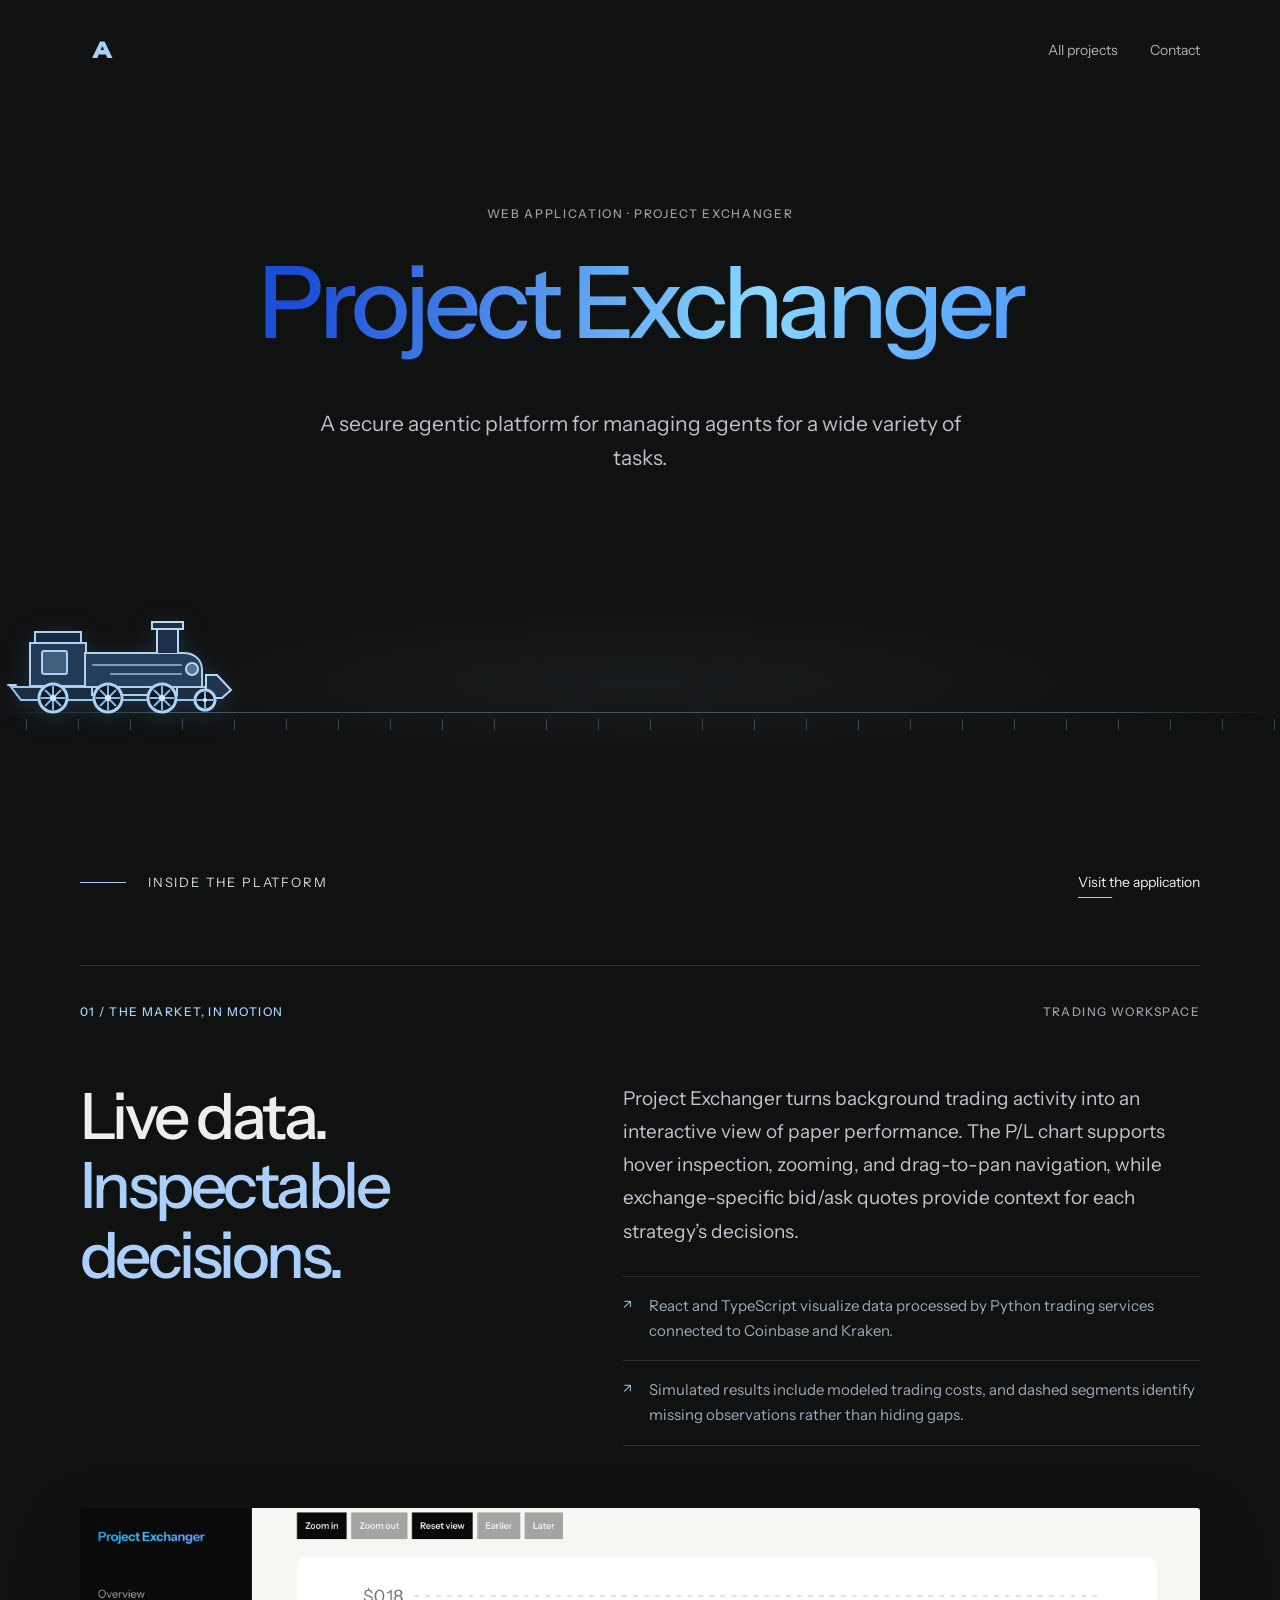
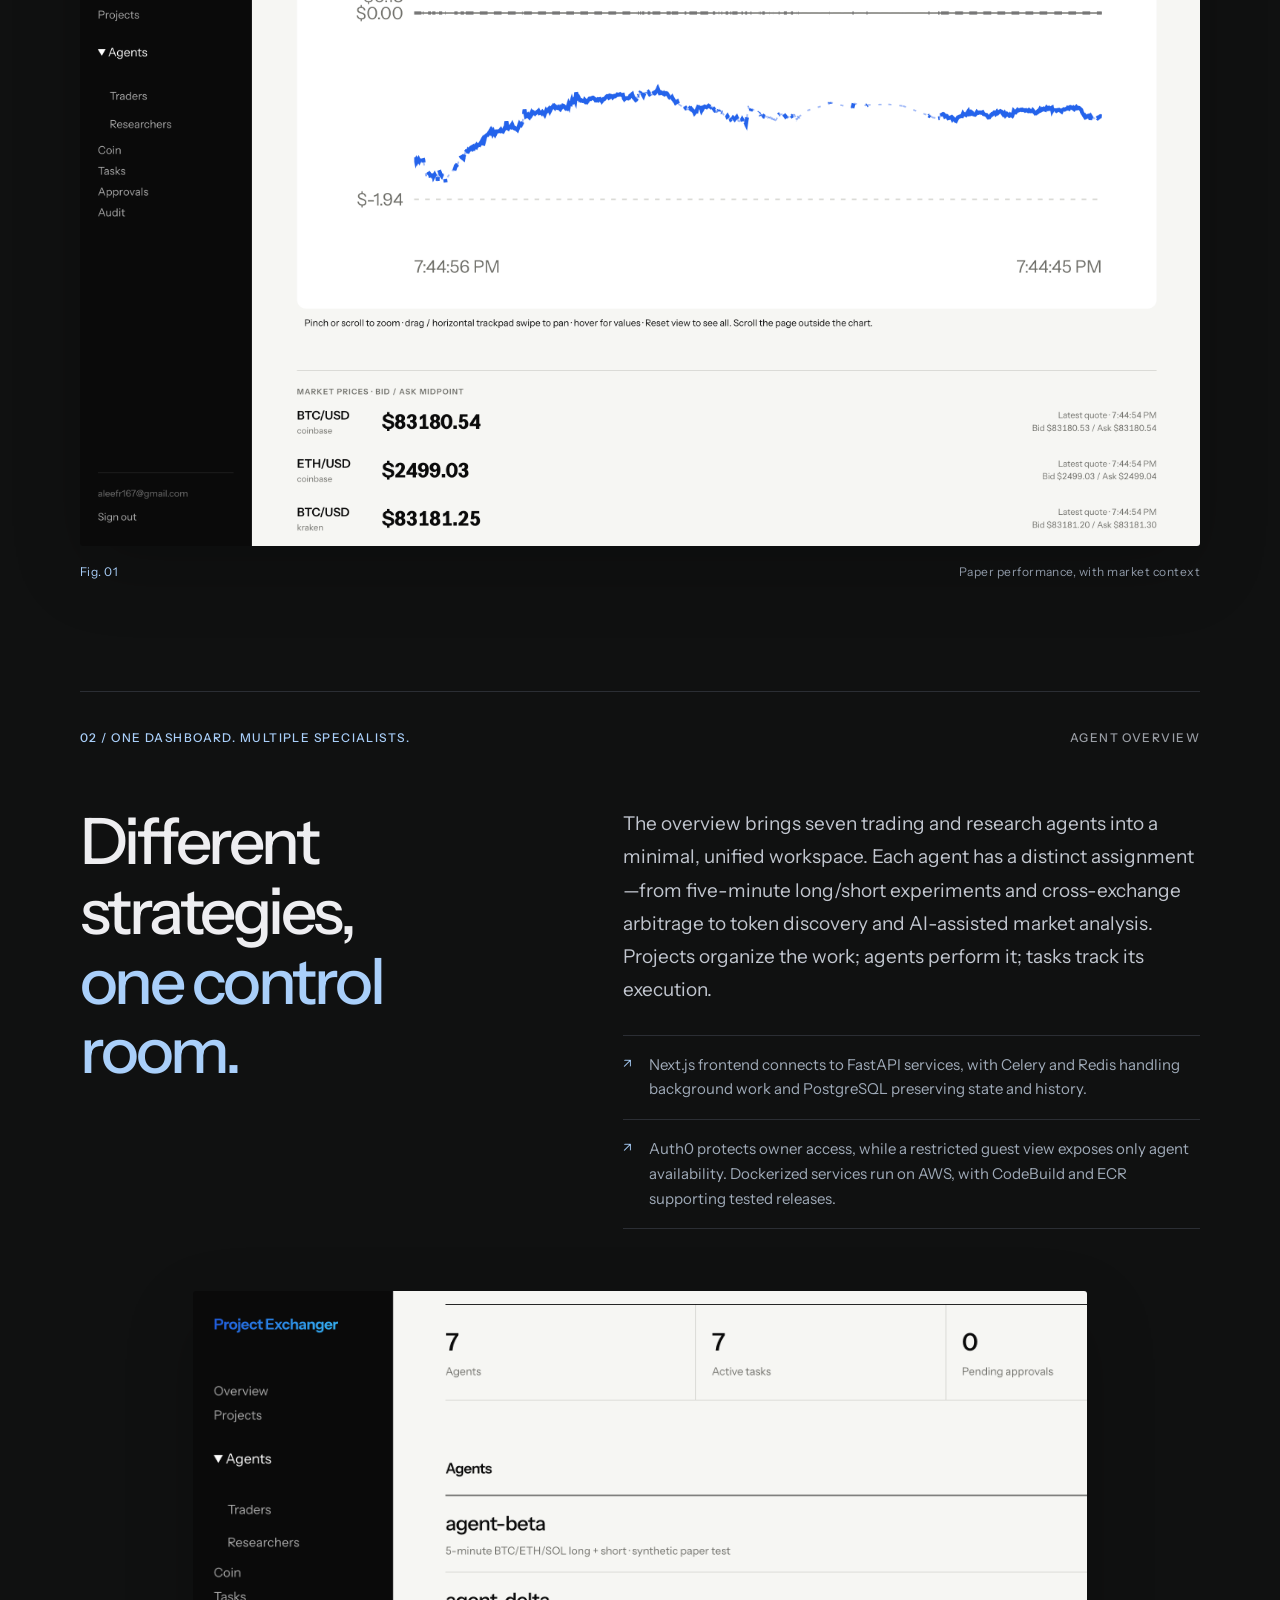
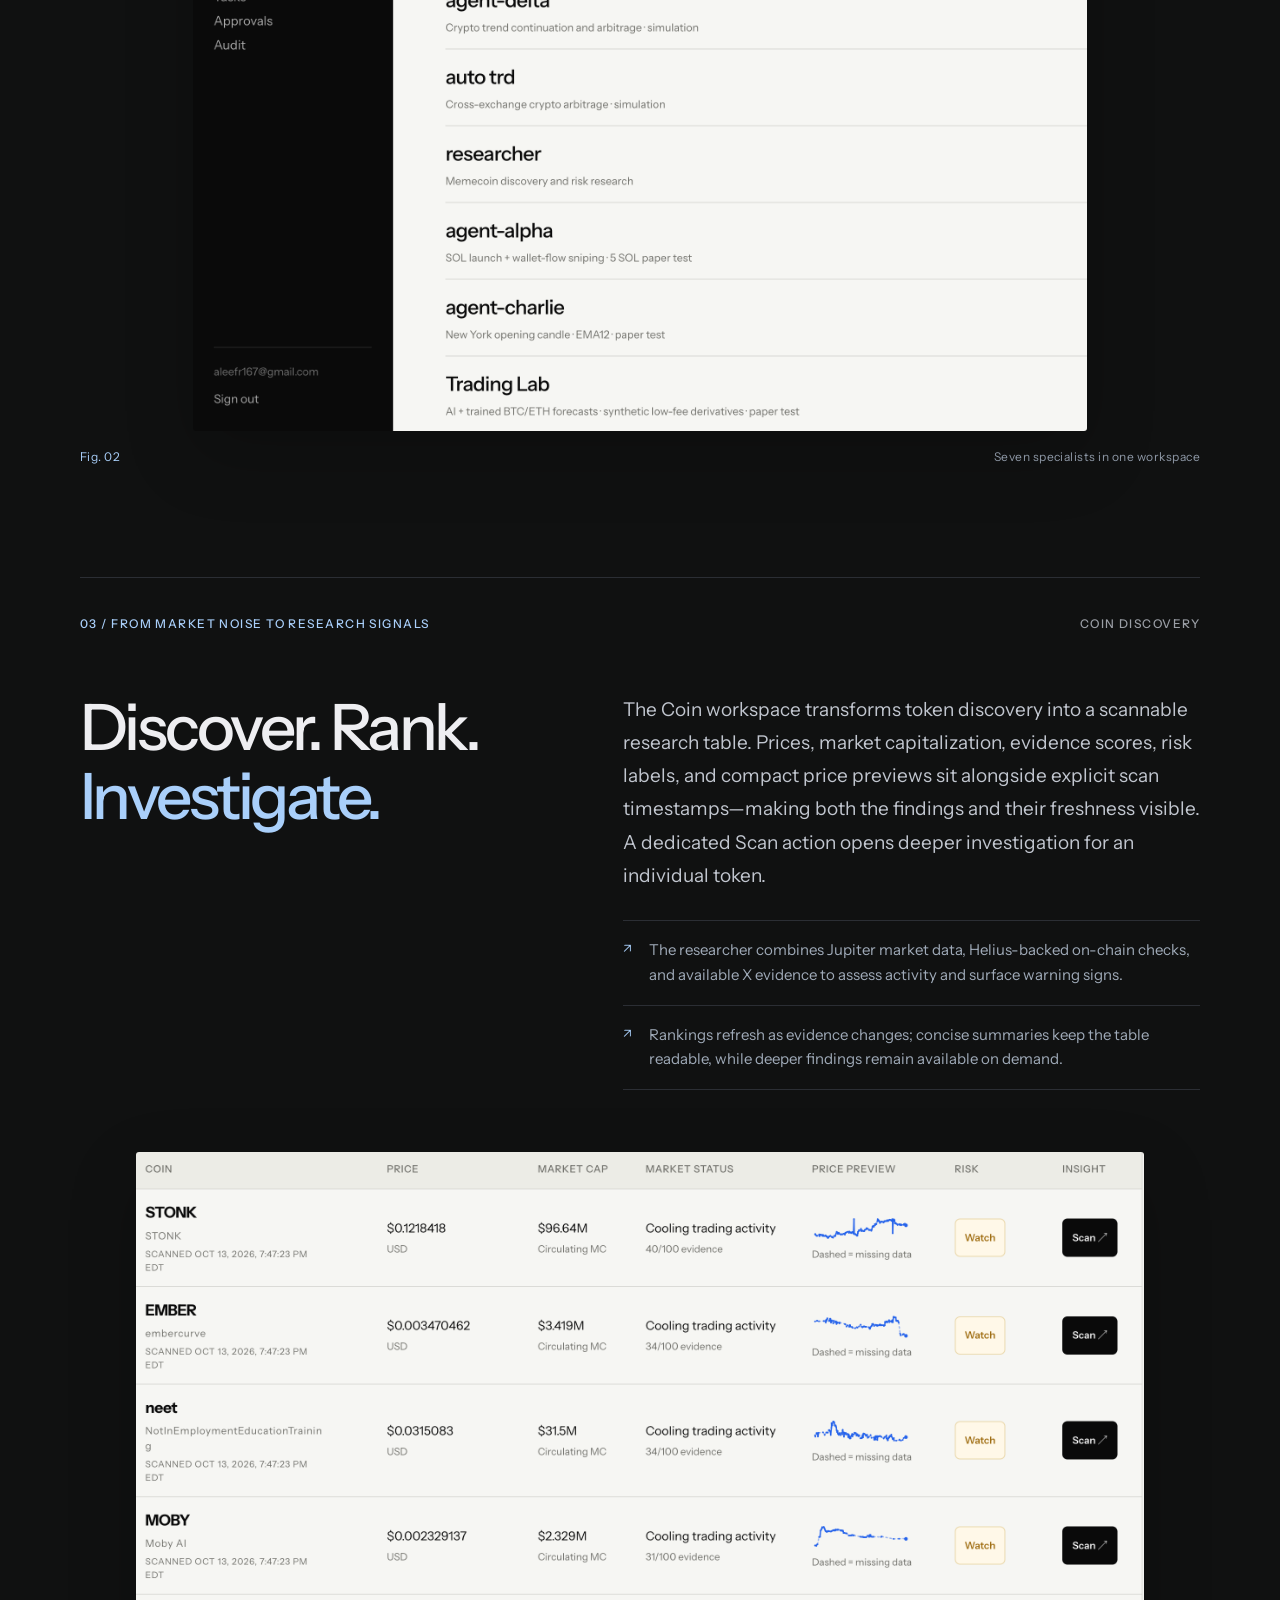
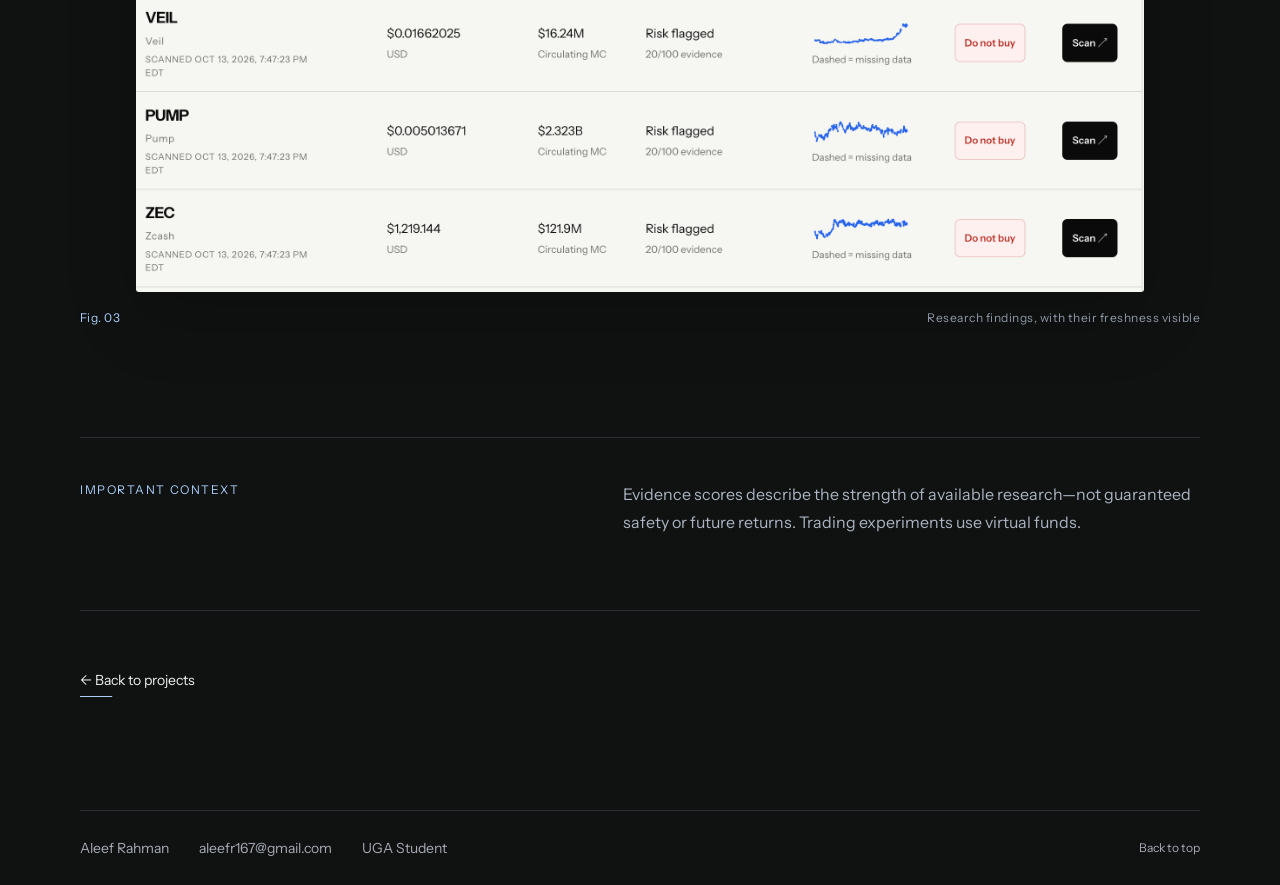
<file: project-exchanger.html>
<!doctype html>
<html lang="en">
<head>
  <meta charset="utf-8">
  <meta name="viewport" content="width=device-width,initial-scale=1">
  <meta name="description" content="Project Exchanger — a secure agentic platform for managing agents for a wide variety of tasks.">
  <meta name="theme-color" content="#101111">
  <title>Project Exchanger — Aleef Rahman</title>
  <link rel="icon" href="./assets/favicon.svg" type="image/svg+xml">
  <link rel="preconnect" href="https://fonts.googleapis.com">
  <link rel="preconnect" href="https://fonts.gstatic.com" crossorigin>
  <link href="https://fonts.googleapis.com/css2?family=Instrument+Sans:ital,wght@0,400;0,500;0,600;0,700;1,400;1,500&amp;display=swap" rel="stylesheet">
  <link rel="stylesheet" href="./styles.css">
  <link rel="stylesheet" href="./project-exchanger.css">
  <script defer src="./project-exchanger.js"></script>
</head>
<body id="top" class="exchanger-page">
  <a class="skip" href="#market">Skip to project details</a>
  <header class="header shell detail-header">
    <a class="brand-icon" href="./index.html#home" aria-label="Aleef Rahman — home"><img src="./assets/favicon.svg" alt="" width="42" height="42"></a>
    <nav aria-label="Main navigation"><a href="./index.html#work">All projects</a><a href="./index.html#contact">Contact</a></nav>
  </header>
  <main>
    <section class="detail-hero shell">
      <p class="eyebrow">Web Application · Project Exchanger</p>
      <h1 class="exchanger-title">Project Exchanger</h1>
      <p class="detail-lead">A secure agentic platform for managing agents for a wide variety of tasks.</p>
    </section>

    <figure class="train-scene" role="img" aria-label="A steam train crosses the page. Words rise from its smokestack in order: Day-trading, Research, Stock analysis, and etc.">
      <div class="train-scene-inner" aria-hidden="true">
        <div class="train-track"></div>
        <div class="train">
          <span class="smoke-puff puff-one"></span><span class="smoke-puff puff-two"></span><span class="smoke-puff puff-three"></span>
          <span class="smoke-word word-day">Day-trading</span>
          <span class="smoke-word word-research">Research</span>
          <span class="smoke-word word-stocks">Stock analysis</span>
          <span class="smoke-word word-etc">etc.</span>
          <svg class="train-illustration" viewBox="0 0 240 110" fill="none" xmlns="http://www.w3.org/2000/svg">
            <path d="M11 77h211l-8 13H21L11 77Z" fill="#1b2d41" stroke="#9ac5ee" stroke-width="2"/>
            <path d="M30 76V33h56v43H30Z" fill="#223a54" stroke="#afcff0" stroke-width="2"/>
            <path d="M35 33V22h46v11H35Z" fill="#162b42" stroke="#afcff0" stroke-width="2"/>
            <rect x="42" y="41" width="25" height="23" rx="2" fill="#a9cffa" fill-opacity=".24" stroke="#a9cffa" stroke-width="2"/>
            <path d="M85 43h98c13 0 19 8 19 17v17H85V43Z" fill="#253f59" stroke="#afcff0" stroke-width="2"/>
            <path d="M93 55h88m-70 9h70" stroke="#a9cffa" stroke-opacity=".65" stroke-width="2" stroke-linecap="round"/>
            <path d="M157 43V19h21v24M152 19h31v-7h-31v7Z" fill="#1c3149" stroke="#b9d7f3" stroke-width="2"/>
            <circle cx="192" cy="59" r="6" fill="#9dc7ec" fill-opacity=".38" stroke="#b9d7f3" stroke-width="2"/>
            <path d="M206 65h11l14 15-9 8h-16V65Z" fill="#20364e" stroke="#b9d7f3" stroke-width="2"/>
            <path d="M16 75H8m84 3v7h85v-7" stroke="#afcff0" stroke-width="2" stroke-linecap="round"/>
            <g class="train-wheel"><circle cx="53" cy="88" r="14" fill="#101820" stroke="#acd1f6" stroke-width="3"/><path d="M53 76v24M41 88h24M45 80l16 16M61 80 45 96" stroke="#83b7e9" stroke-width="2"/><circle cx="53" cy="88" r="3" fill="#d7eaff"/></g>
            <g class="train-wheel"><circle cx="108" cy="88" r="14" fill="#101820" stroke="#acd1f6" stroke-width="3"/><path d="M108 76v24M96 88h24M100 80l16 16M116 80 100 96" stroke="#83b7e9" stroke-width="2"/><circle cx="108" cy="88" r="3" fill="#d7eaff"/></g>
            <g class="train-wheel"><circle cx="162" cy="88" r="14" fill="#101820" stroke="#acd1f6" stroke-width="3"/><path d="M162 76v24M150 88h24M154 80l16 16M170 80 154 96" stroke="#83b7e9" stroke-width="2"/><circle cx="162" cy="88" r="3" fill="#d7eaff"/></g>
            <g class="train-wheel"><circle cx="205" cy="90" r="10" fill="#101820" stroke="#acd1f6" stroke-width="3"/><path d="M205 82v16M197 90h16" stroke="#83b7e9" stroke-width="2"/><circle cx="205" cy="90" r="2" fill="#d7eaff"/></g>
          </svg>
        </div>
      </div>
    </figure>

    <div class="detail-intro shell detail-reveal">
      <span class="detail-intro-line" aria-hidden="true"></span>
      <p>Inside the platform</p>
      <a class="text-link" href="https://ops.projectexchanger.tools">Visit the application<span class="link-line"></span></a>
    </div>

    <section id="market" class="feature shell detail-reveal" aria-labelledby="market-title">
      <div class="feature-topline"><span>01 / The Market, in Motion</span><span>Trading workspace</span></div>
      <div class="feature-copy">
        <h2 id="market-title">Live data.<br><span>Inspectable decisions.</span></h2>
        <div class="feature-prose">
          <p>Project Exchanger turns background trading activity into an interactive view of paper performance. The P/L chart supports hover inspection, zooming, and drag-to-pan navigation, while exchange-specific bid/ask quotes provide context for each strategy’s decisions.</p>
          <ul class="feature-points">
            <li>React and TypeScript visualize data processed by Python trading services connected to Coinbase and Kraken.</li>
            <li>Simulated results include modeled trading costs, and dashed segments identify missing observations rather than hiding gaps.</li>
          </ul>
        </div>
      </div>
      <figure class="feature-figure">
        <img src="./assets/exchanger-market.png" alt="Project Exchanger P/L chart showing a blue performance line with dashed gaps, zoom controls, and Coinbase and Kraken bid/ask quotes below." width="3020" height="1720" loading="lazy" decoding="async">
        <figcaption><span>Fig. 01</span><span>Paper performance, with market context</span></figcaption>
      </figure>
    </section>

    <section id="agents" class="feature shell detail-reveal" aria-labelledby="agents-title">
      <div class="feature-topline"><span>02 / One Dashboard. Multiple Specialists.</span><span>Agent overview</span></div>
      <div class="feature-copy">
        <h2 id="agents-title">Different strategies,<br><span>one control room.</span></h2>
        <div class="feature-prose">
          <p>The overview brings seven trading and research agents into a minimal, unified workspace. Each agent has a distinct assignment—from five-minute long/short experiments and cross-exchange arbitrage to token discovery and AI-assisted market analysis. Projects organize the work; agents perform it; tasks track its execution.</p>
          <ul class="feature-points">
            <li>Next.js frontend connects to FastAPI services, with Celery and Redis handling background work and PostgreSQL preserving state and history.</li>
            <li>Auth0 protects owner access, while a restricted guest view exposes only agent availability. Dockerized services run on AWS, with CodeBuild and ECR supporting tested releases.</li>
          </ul>
        </div>
      </div>
      <figure class="feature-figure">
        <img src="./assets/exchanger-agents.png" alt="Project Exchanger overview listing seven agents and their distinct trading or research assignments." width="2072" height="1716" loading="lazy" decoding="async">
        <figcaption><span>Fig. 02</span><span>Seven specialists in one workspace</span></figcaption>
      </figure>
    </section>

    <section id="research" class="feature shell detail-reveal" aria-labelledby="research-title">
      <div class="feature-topline"><span>03 / From Market Noise to Research Signals</span><span>Coin discovery</span></div>
      <div class="feature-copy">
        <h2 id="research-title">Discover. Rank.<br><span>Investigate.</span></h2>
        <div class="feature-prose">
          <p>The Coin workspace transforms token discovery into a scannable research table. Prices, market capitalization, evidence scores, risk labels, and compact price previews sit alongside explicit scan timestamps—making both the findings and their freshness visible. A dedicated Scan action opens deeper investigation for an individual token.</p>
          <ul class="feature-points">
            <li>The researcher combines Jupiter market data, Helius-backed on-chain checks, and available X evidence to assess activity and surface warning signs.</li>
            <li>Rankings refresh as evidence changes; concise summaries keep the table readable, while deeper findings remain available on demand.</li>
          </ul>
        </div>
      </div>
      <figure class="feature-figure">
        <img src="./assets/exchanger-coin.png" alt="Project Exchanger Coin research table with token prices, market caps, evidence scores, risk labels, mini price charts, scan timestamps, and Scan actions." width="2318" height="1702" loading="lazy" decoding="async">
        <figcaption><span>Fig. 03</span><span>Research findings, with their freshness visible</span></figcaption>
      </figure>
    </section>

    <aside class="detail-caveat shell detail-reveal" aria-label="Important context">
      <span>Important context</span>
      <p>Evidence scores describe the strength of available research—not guaranteed safety or future returns. Trading experiments use virtual funds.</p>
    </aside>

    <div class="detail-end shell detail-reveal"><a class="text-link" href="./index.html#work">← Back to projects<span class="link-line"></span></a></div>
  </main>
  <footer class="shell footer">
    <address class="footer-contact" aria-label="Contact information">
      <span>Aleef Rahman</span>
      <a href="mailto:aleefr167@gmail.com">aleefr167@gmail.com</a>
      <span>UGA Student</span>
    </address>
    <div class="footer-meta"><a href="#top">Back to top</a></div>
  </footer>
</body>
</html>
</file>
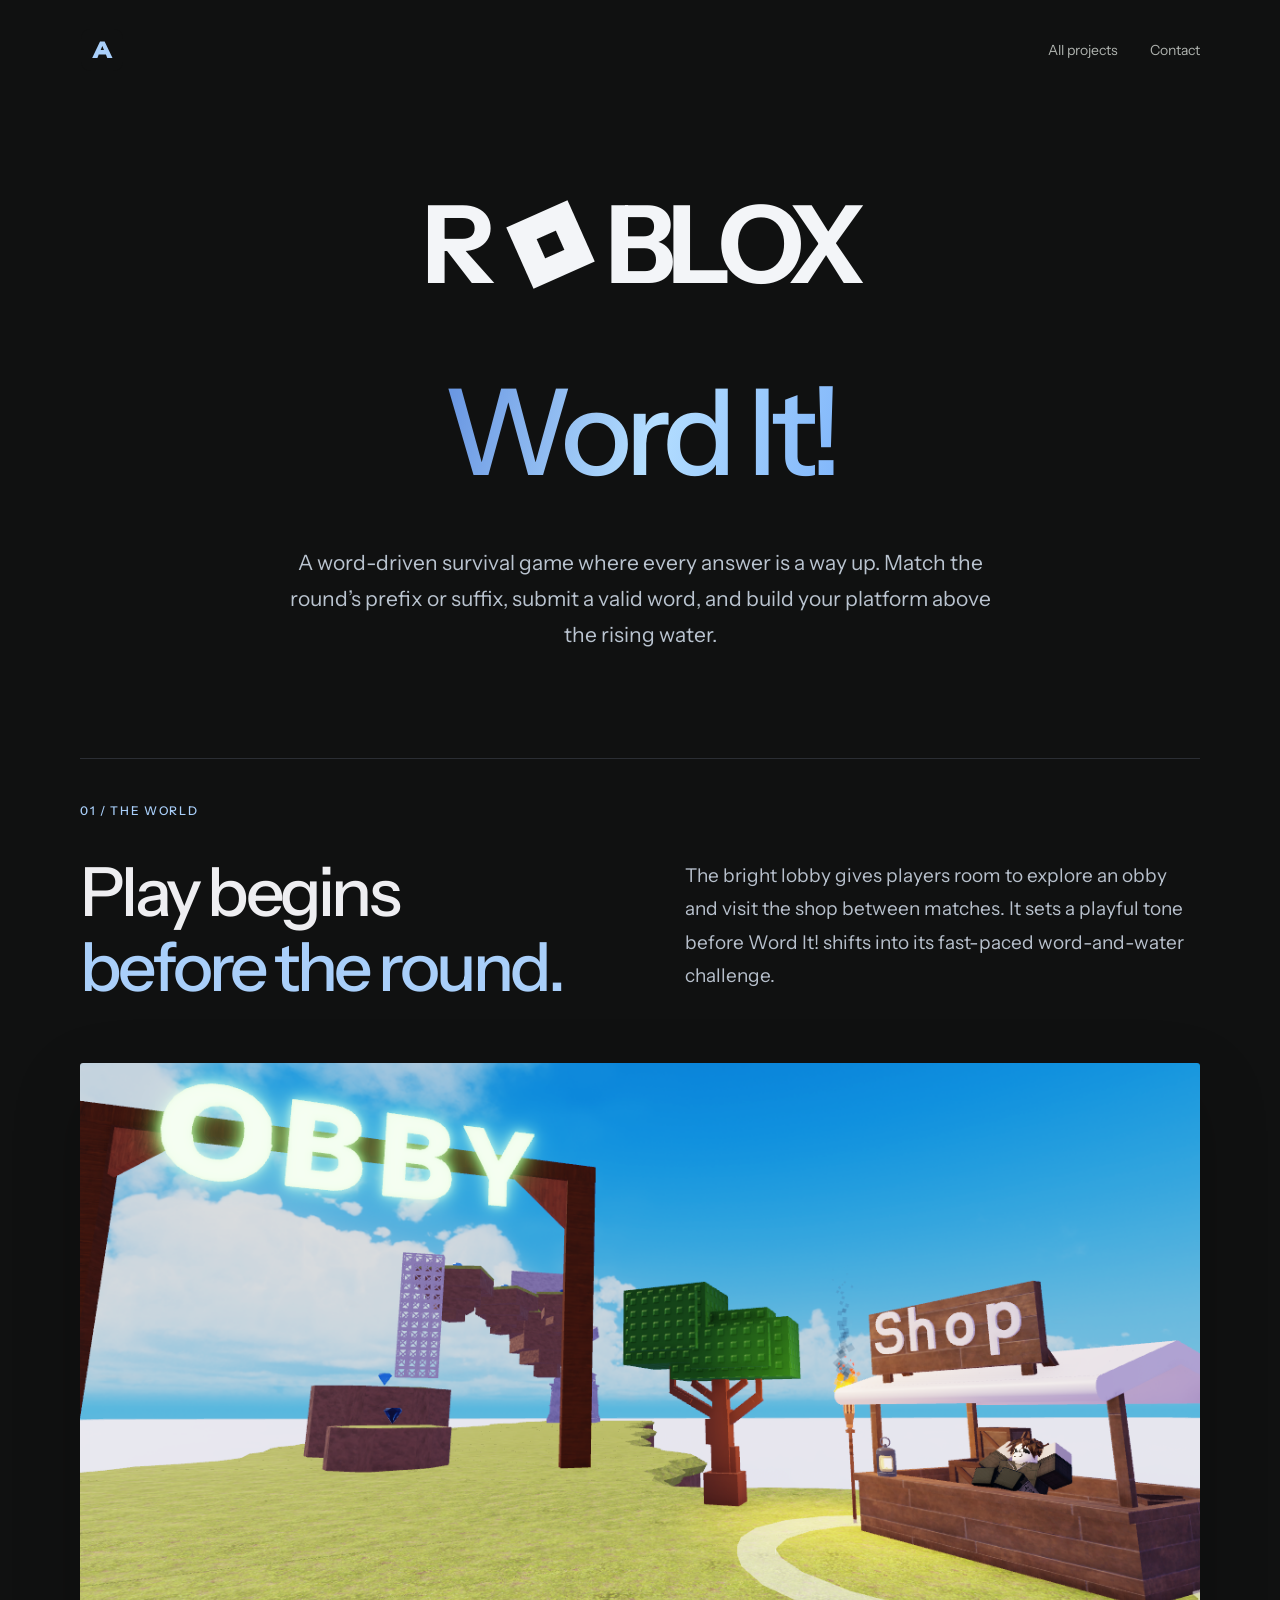
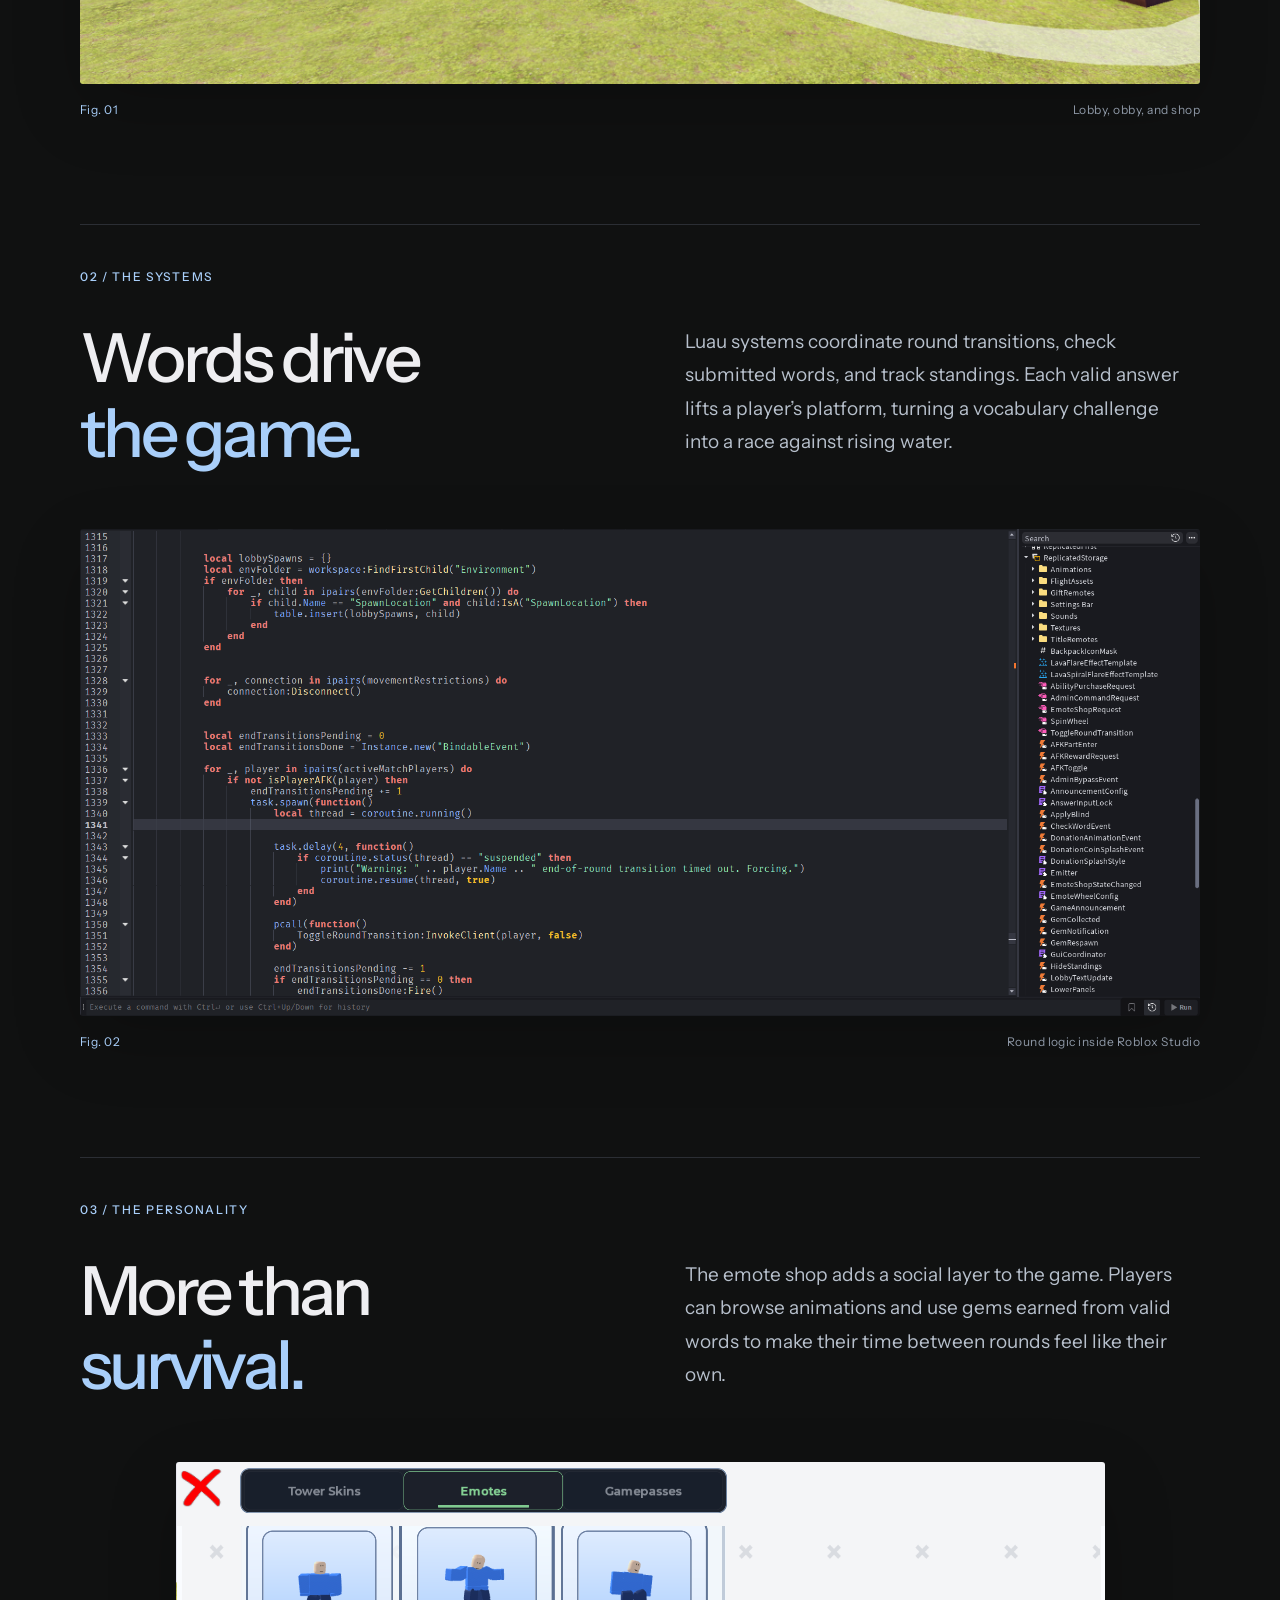
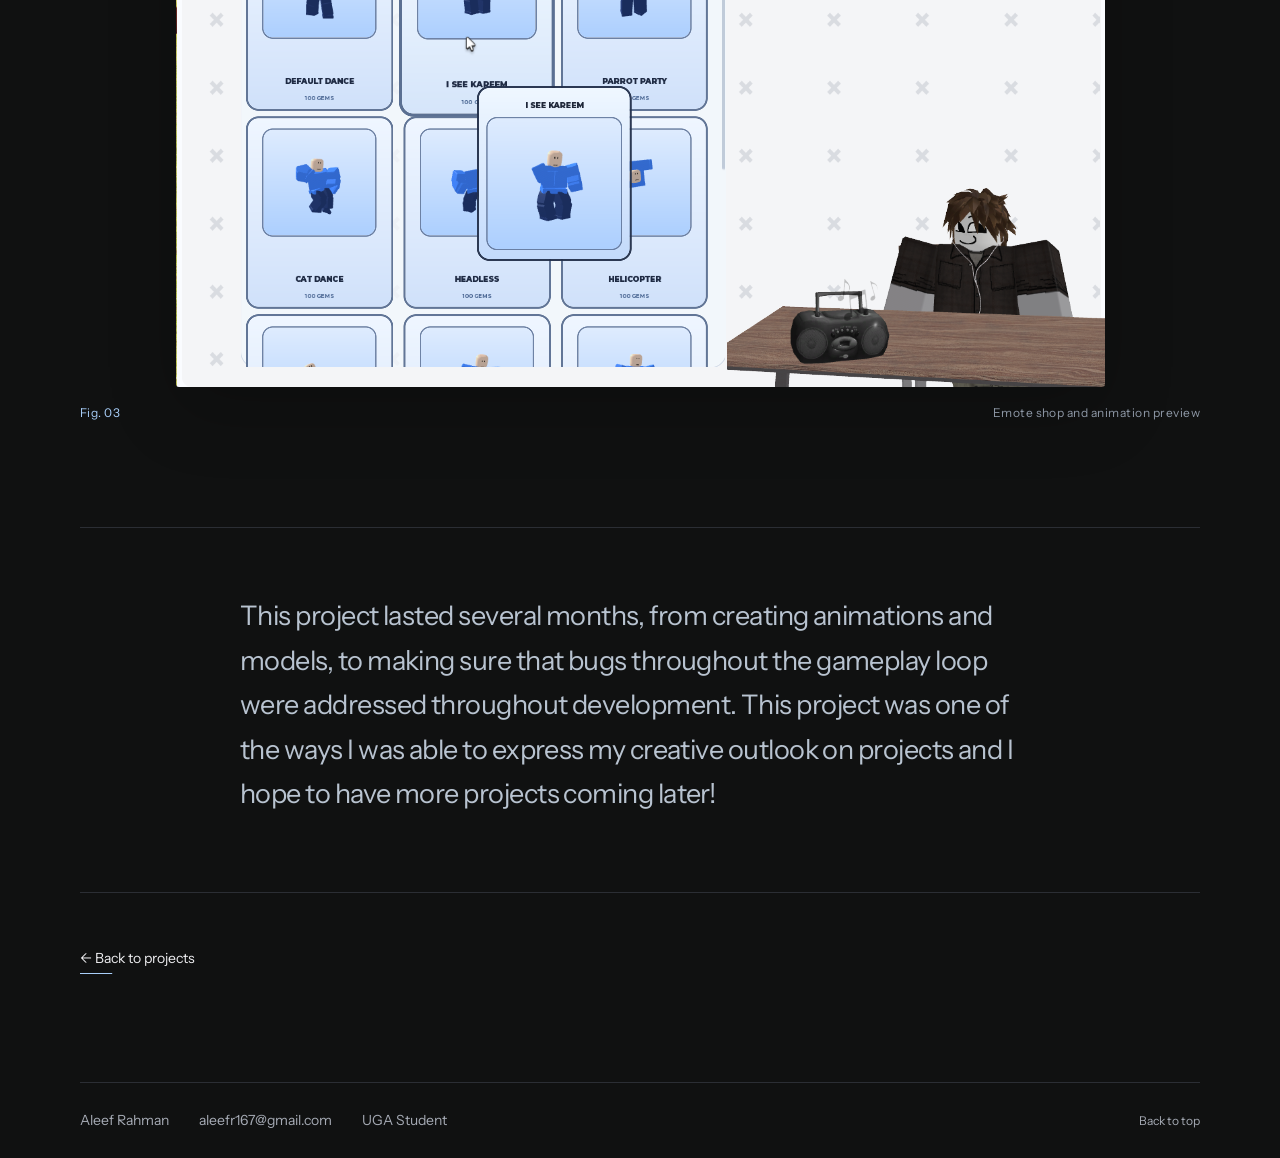
<file: word-it.html>
<!doctype html>
<html lang="en">
<head>
  <meta charset="utf-8">
  <meta name="viewport" content="width=device-width,initial-scale=1">
  <meta name="description" content="Word It! — a Roblox word-survival game by Aleef Rahman.">
  <meta name="theme-color" content="#101111">
  <title>Word It! — Aleef Rahman</title>
  <link rel="icon" href="./assets/favicon.svg" type="image/svg+xml">
  <link rel="preconnect" href="https://fonts.googleapis.com">
  <link rel="preconnect" href="https://fonts.gstatic.com" crossorigin>
  <link href="https://fonts.googleapis.com/css2?family=Instrument+Sans:wght@400;500;600;700&amp;display=swap" rel="stylesheet">
  <link rel="stylesheet" href="./styles.css">
  <link rel="stylesheet" href="./word-it.css">
  <script defer src="./word-it.js"></script>
</head>
<body id="top" class="word-it-page">
  <a class="skip" href="#word-it">Skip to Word It!</a>
  <header class="header shell word-it-header">
    <a class="brand-icon" href="./index.html#home" aria-label="Aleef Rahman — home"><img src="./assets/favicon.svg" alt="" width="42" height="42"></a>
    <nav aria-label="Main navigation"><a href="./index.html#work">All projects</a><a href="./index.html#contact">Contact</a></nav>
  </header>
  <main>
    <section id="word-it" class="word-it-project" aria-labelledby="word-it-title">
      <div class="word-it-hero shell">
        <div class="roblox-wordmark" role="img" aria-label="Roblox">
          <span aria-hidden="true">R</span><span class="roblox-mark" aria-hidden="true"></span><span aria-hidden="true">BLOX</span>
        </div>
        <h1 id="word-it-title">Word It!</h1>
        <p class="word-it-lead">A word-driven survival game where every answer is a way up. Match the round’s prefix or suffix, submit a valid word, and build your platform above the rising water.</p>
      </div>

      <div class="word-it-story shell reveal-on-scroll">
        <div class="story-heading"><span>01 / The world</span><h2>Play begins<br><em>before the round.</em></h2></div>
        <p class="story-description">The bright lobby gives players room to explore an obby and visit the shop between matches. It sets a playful tone before Word It! shifts into its fast-paced word-and-water challenge.</p>
        <figure class="story-figure">
          <img src="./assets/word-it-lobby.png" alt="Word It! lobby showing a colorful obby entrance, a tree, and a shop counter with a character." width="1210" height="670" loading="lazy" decoding="async">
          <figcaption><span>Fig. 01</span><span>Lobby, obby, and shop</span></figcaption>
        </figure>
      </div>

      <div class="word-it-story shell reveal-on-scroll">
        <div class="story-heading"><span>02 / The systems</span><h2>Words drive<br><em>the game.</em></h2></div>
        <p class="story-description">Luau systems coordinate round transitions, check submitted words, and track standings. Each valid answer lifts a player’s platform, turning a vocabulary challenge into a race against rising water.</p>
        <figure class="story-figure">
          <img src="./assets/word-it-systems.png" alt="Roblox Studio Luau code for lobby spawns and end-of-round transitions, alongside the game's object hierarchy." width="1919" height="835" loading="lazy" decoding="async">
          <figcaption><span>Fig. 02</span><span>Round logic inside Roblox Studio</span></figcaption>
        </figure>
      </div>

      <div class="word-it-story shell reveal-on-scroll">
        <div class="story-heading"><span>03 / The personality</span><h2>More than<br><em>survival.</em></h2></div>
        <p class="story-description">The emote shop adds a social layer to the game. Players can browse animations and use gems earned from valid words to make their time between rounds feel like their own.</p>
        <figure class="story-figure">
          <img src="./assets/word-it-emotes.png" alt="Word It! emote shop showing a grid of dance animations and a preview of a selected emote." width="929" height="525" loading="lazy" decoding="async">
          <figcaption><span>Fig. 03</span><span>Emote shop and animation preview</span></figcaption>
        </figure>
      </div>
    </section>

    <aside class="word-it-reflection shell" aria-label="Project reflection">
      <p>This project lasted several months, from creating animations and models, to making sure that bugs throughout the gameplay loop were addressed throughout development. This project was one of the ways I was able to express my creative outlook on projects and I hope to have more projects coming later!</p>
    </aside>
    <div class="word-it-end shell"><a class="text-link" href="./index.html#work">← Back to projects<span class="link-line"></span></a></div>
  </main>
  <footer class="shell footer">
    <address class="footer-contact" aria-label="Contact information">
      <span>Aleef Rahman</span>
      <a href="mailto:aleefr167@gmail.com">aleefr167@gmail.com</a>
      <span>UGA Student</span>
    </address>
    <div class="footer-meta"><a href="#top">Back to top</a></div>
  </footer>
</body>
</html>
</file>
<file: styles.css>
:root{color-scheme:dark;--bg:#101111;--ink:#eeefea;--muted:#969a98;--line:#2b2e2c;--accent:#c3f38b;font-family:'Instrument Sans',Arial,sans-serif;font-synthesis:none}
*{box-sizing:border-box}html{scroll-behavior:smooth;scroll-padding-top:90px}body{margin:0;background:var(--bg);color:var(--ink);font-size:16px;line-height:1.6}a{color:inherit;text-decoration:none}button{font:inherit;color:inherit;cursor:pointer}a:focus-visible,button:focus-visible{outline:2px solid var(--accent);outline-offset:7px}button:disabled{opacity:.45;cursor:default}[hidden]{display:none!important}.shell{width:min(1120px,calc(100% - 96px));margin-inline:auto}.accent{color:var(--accent)}.header{min-height:100px;display:flex;align-items:center;justify-content:space-between;gap:24px}.wordmark{font-size:22px;font-weight:600;letter-spacing:-.6px}.header nav{display:flex;gap:32px;font-size:14px}.header nav a{color:#aeb2ae;transition:color .25s}.header nav a:hover,.header nav a.active{color:var(--accent)}.quiet-button{border:1px solid #353b35;background:transparent;border-radius:100px;padding:9px 16px;font-size:13px;transition:background .25s,border-color .25s}.quiet-button:hover{background:#242923;border-color:#68775f}.hero{min-height:680px;display:grid;grid-template-columns:1.15fr 1fr;gap:56px;align-items:center;padding-top:45px}.eyebrow{text-transform:uppercase;letter-spacing:.14em;font-size:12px;font-weight:500;color:var(--muted);margin:0 0 25px}h1,h2,h3,p{margin-top:0}h1{font-size:clamp(44px,5.5vw,74px);font-weight:500;line-height:1.08;letter-spacing:-.055em;margin-bottom:28px}.intro{max-width:410px;color:var(--muted);font-size:18px;line-height:1.7;margin-bottom:36px}.text-link{display:inline-flex;position:relative;gap:12px;font-size:14px;padding:8px 0}.link-line{position:absolute;height:1px;bottom:3px;left:0;width:100%;background:var(--accent);transform:scaleX(.28);transform-origin:left;transition:transform .4s}.text-link:hover .link-line{transform:scaleX(1)}.character-stage{height:390px;position:relative;border:1px solid var(--line);border-radius:8px;overflow:hidden;background:radial-gradient(ellipse at 50% 45%,#242c23,transparent 65%),#141615}.stage-grid{position:absolute;inset:0;background-image:linear-gradient(#2a352821 1px,transparent 1px),linear-gradient(90deg,#2a352821 1px,transparent 1px);background-size:35px 35px;mask-image:linear-gradient(transparent,#000)}#character{width:100%;height:100%;display:block;position:relative}.stage-bottom{position:absolute;bottom:22px;left:25px;right:25px;display:flex;justify-content:space-between;align-items:center;color:var(--muted);font-size:13px}#model-host,model-viewer{width:100%;height:100%}model-viewer{--progress-bar-color:var(--accent)}.hero-foot{grid-column:1/-1;display:flex;justify-content:space-between;color:var(--muted);font-size:12px;border-bottom:1px solid var(--line);padding-bottom:26px;align-self:end;margin-top:30px}.section{padding-top:100px;scroll-margin-top:30px}.section-head{display:flex;justify-content:space-between;align-items:end;margin-bottom:42px}.section-head .eyebrow{margin-bottom:15px}h2{font-size:clamp(32px,4vw,46px);font-weight:500;line-height:1.15;letter-spacing:-.04em;margin-bottom:0}.section-note{font-size:14px;color:var(--muted);margin-bottom:0}.project{display:grid;grid-template-columns:1fr 1fr;gap:50px;align-items:center;border-top:1px solid var(--line);padding:38px 0}.project-art{aspect-ratio:1.6;background:#191c19;border:1px solid #30362f;border-radius:5px;display:grid;place-items:center;position:relative;overflow:hidden;transition:background .4s}.project:hover .project-art{background:#20291d}.project-index{position:absolute;top:16px;left:20px;color:var(--muted);font-size:12px}.motif{display:flex;align-items:center;gap:14px;transform:rotate(-16deg);transition:transform .6s}.project:hover .motif{transform:rotate(0deg)}.motif span{height:85px;width:85px;border:1px solid #7e9a67;border-radius:16px;background:#b8ef8210}.motif span:nth-child(2){border-color:var(--accent);transform:translateY(-20px)}.motif.orbit{width:160px;height:160px;border:1px solid #60834d;border-radius:50%;position:relative}.motif.orbit:after{content:'';position:absolute;inset:28px;border:1px solid #90b970;border-radius:50%}.motif.orbit span{width:18px;height:18px;border-radius:50%;background:var(--accent);position:absolute;right:0;top:15px}.category{color:var(--muted);font-size:12px;margin-bottom:14px}h3{font-size:27px;font-weight:500;letter-spacing:-.025em;margin-bottom:15px}.project-copy>p:not(.category){color:var(--muted);font-size:15px;max-width:410px}.tags{display:flex;gap:8px;flex-wrap:wrap;margin-bottom:18px}.tag{border:1px solid var(--line);padding:4px 10px;border-radius:4px;font-size:12px;color:#b8bfb4}.draft{font-size:12px;color:var(--muted);margin-left:14px}.experience-row{border-top:1px solid var(--line);display:grid;grid-template-columns:190px 1fr;gap:45px;padding:30px 0}.period{font-size:14px;color:var(--muted)}.experience-row h3{font-size:21px;margin-bottom:5px}.organization{font-size:14px;color:var(--accent);margin-bottom:12px}.experience-description{color:var(--muted);font-size:15px;max-width:620px}.skills{border-top:1px solid var(--line);padding:25px 0;display:flex;gap:40px;align-items:center}.skills .eyebrow{margin:0;min-width:190px}#skills{display:flex;gap:10px;flex-wrap:wrap}.contact{padding-block:120px}.contact h2{font-size:clamp(42px,6vw,70px);margin-bottom:24px}.contact .text-link{margin-right:30px}.footer{border-top:1px solid var(--line);padding-block:26px;display:flex;justify-content:space-between;font-size:12px;color:var(--muted)}.reveal{opacity:1;transform:none}.motion-on .reveal.pending{opacity:0;transform:translateY(22px)}.motion-on .reveal{transition:opacity .75s ease,transform .75s cubic-bezier(.2,.65,.25,1)}.skip{position:fixed;top:-100px;left:20px;padding:10px;background:var(--accent);color:#101111;z-index:5}.skip:focus{top:15px}.sr-only{position:absolute;width:1px;height:1px;overflow:hidden;clip-path:inset(50%)}
@media(max-width:800px){.shell{width:calc(100% - 44px)}.header{flex-wrap:wrap;min-height:110px;gap:16px;padding-block:22px}.header nav{gap:20px;order:3;width:100%}.hero{grid-template-columns:1fr;gap:36px;min-height:0;padding-top:45px}.hero-copy{max-width:580px}h1{font-size:clamp(46px,9vw,65px)}.character-stage{height:340px;max-width:550px;width:100%}.hero-foot{margin-top:0}.section{padding-top:70px}.section-head{display:block}.section-note{margin-top:18px}.project{grid-template-columns:1fr;gap:24px}.project-art{max-width:600px}.experience-row{grid-template-columns:1fr;gap:8px}.skills{display:block}.skills .eyebrow{display:block;margin-bottom:15px}.contact{padding-block:80px}}
@media(prefers-reduced-motion:reduce){html{scroll-behavior:auto}*,*:before,*:after{animation:none!important;transition:none!important}.motion-on .reveal.pending{opacity:1;transform:none}}
html.motion-paused{scroll-behavior:auto}.motion-paused *, .motion-paused *:before,.motion-paused *:after{transition:none!important;animation:none!important}
:root{--accent:#a9cffa;--ink:#eeeef1;--muted:#9a9ea5;--line:#2b2e34}
.quiet-button{border-color:#353b44}.quiet-button:hover{background:#242931;border-color:#657a96}
.character-stage{background:radial-gradient(ellipse at 50% 45%,#232b38,transparent 65%),#141619}
.stage-grid{background-image:linear-gradient(#28354521 1px,transparent 1px),linear-gradient(90deg,#28354521 1px,transparent 1px)}
.project-art{background:#191c21;border-color:#303641}.project:hover .project-art{background:#1d2735}
.motif span{border-color:#6787aa;background:#a9cffa10}.motif span:nth-child(2){border-color:var(--accent)}
.motif.orbit{border-color:#4d6d92}.motif.orbit:after{border-color:#7095c0}.tag{color:#b6bec9}
.footer{gap:28px;align-items:center;color:#a5aab4;font-size:14px}
.footer-contact{display:flex;flex-wrap:wrap;gap:12px 30px;font-style:normal;font-weight:400}
.footer-contact a:hover{color:var(--accent)}.footer-meta{display:flex;gap:24px;font-size:12px;white-space:nowrap}
@media(max-width:800px){.footer{align-items:flex-start;flex-direction:column}.footer-contact{flex-direction:column;gap:5px}.footer-meta{width:100%;justify-content:space-between}}
.brand-icon{display:inline-flex;align-items:center;justify-content:center;width:44px;height:44px}
.trading-graphic{display:block;width:100%;height:100%;object-fit:contain;padding:12px;transition:transform .6s ease}
.project:hover .trading-graphic{transform:scale(1.025)}
.project-art,.project:hover .project-art{background:transparent;border:0;border-radius:0}
.trading-art{aspect-ratio:auto;display:block;overflow:visible;padding-top:10px}
.trading-art .project-index{display:none}
.market-simulation{width:100%}.market-heading{display:flex;align-items:center;justify-content:space-between;gap:15px;margin-bottom:8px}
.market-label{color:var(--muted);font-size:12px}.market-quote{text-align:right;display:flex;flex-direction:column;min-width:140px;font-variant-numeric:tabular-nums}
.market-price{font-size:26px;font-weight:500;letter-spacing:-.025em}.market-change{font-size:12px}
.market-quote{margin-left:auto}
.exchanger-title{color:#60a5fa;background-image:linear-gradient(100deg,#1d4ed8 0%,#38bdf8 42%,#60a5fa 55%,#1d4ed8 100%);background-clip:text;-webkit-background-clip:text;-webkit-text-fill-color:transparent;width:fit-content}
.details-link{display:inline-block;transition:color .25s,border-color .25s}.details-link:hover{color:var(--accent);border-color:var(--accent)}
.market-canvas{display:block;width:100%;height:240px}
.crypto-symbols{display:flex;align-items:center;justify-content:center;gap:40px;margin-top:15px;padding-bottom:6px}
.crypto-symbol{display:flex;gap:10px;align-items:center;color:var(--muted);font-size:13px}
.bitcoin-mark{font-size:30px;color:var(--accent);line-height:1}.ethereum-mark{width:18px;height:29px}
.header nav{margin-left:auto}
.brand-icon img{width:42px;height:42px;object-fit:contain}
.hero{grid-template-columns:1fr;min-height:440px;gap:35px;padding-top:50px}
.hero-copy{max-width:720px}.hero .intro{max-width:540px}
.hero{position:relative;isolation:isolate;--glow-x:50%;--glow-y:40%;--glow-opacity:.45}
.hero-copy{width:100%;margin-inline:auto;text-align:center}
.hero .intro{margin-inline:auto;max-width:700px}
.hero-glow{position:absolute;top:-30px;bottom:0;left:50%;width:var(--glow-width,100%);transform:translateX(-50%);z-index:-1;pointer-events:none;opacity:var(--glow-opacity);background:radial-gradient(ellipse 300px 190px at var(--glow-x) var(--glow-y),#a9cffa14,transparent 80%);mask-image:linear-gradient(90deg,transparent,#000 8%,#000 92%,transparent),linear-gradient(transparent,#000 15%,#000 75%,transparent);mask-composite:intersect;transition:opacity .7s ease}
@media(pointer:coarse),(prefers-reduced-motion:reduce){.hero-glow{background:radial-gradient(ellipse 300px 190px at 50% 40%,#a9cffa0c,transparent 80%)}}
.roblox-feature{display:grid;grid-template-columns:1.15fr 1fr;gap:56px;align-items:center;padding:10px 0 45px}
.roblox-copy h3{font-size:34px}.roblox-copy>p:not(.category){max-width:430px;color:var(--muted);font-size:16px;line-height:1.8}
.character-stage{height:420px;border:0;border-radius:0;background:none;overflow:visible}
.stage-bottom{left:35px;right:35px;bottom:10px}
@media(max-width:800px){.hero{min-height:0;padding-top:40px}.roblox-feature{grid-template-columns:1fr;gap:10px}.character-stage{height:360px;max-width:none}.roblox-copy h3{font-size:28px}.stage-bottom{left:10px;right:10px}}
#model-host { position:absolute; inset:0; opacity:0; transition:opacity .35s ease; }
.model-ready #model-host { opacity:1; }
model-viewer { background:transparent; cursor:pointer; --progress-bar-color:var(--accent); }
model-viewer:focus-visible { outline:1px solid #a9cffa; outline-offset:-12px; border-radius:20px; }
.stage-bottom { z-index:3; bottom:-26px; left:0; right:0; justify-content:center; gap:7px; pointer-events:none; }
.character-info { position:absolute; right:5%; bottom:12px; pointer-events:auto; }
.info-toggle { width:28px; height:28px; padding:0; border:0; background:none; display:grid; place-items:center; color:var(--muted); }
.info-toggle span { width:18px; height:18px; border:1px solid #969a9866; border-radius:50%; display:grid; place-items:center; font-size:12px; line-height:1; font-family:Georgia,serif; }
.info-toggle:hover,.info-toggle[aria-expanded="true"] { color:var(--accent); }
.info-toggle:hover span,.info-toggle[aria-expanded="true"] span { border-color:var(--accent); }
.info-toggle:focus-visible { outline-offset:2px; border-radius:50%; }
.info-popup { position:absolute; bottom:calc(100% + 10px); right:0; width:min(290px,calc(100vw - 40px)); padding:13px 16px; border:1px solid #a9cffa24; border-radius:9px; background:#191d21; color:#c6ced6; font-size:13px; line-height:1.6; box-shadow:0 8px 28px #0004; animation:info-appear .18s ease-out; }
.info-popup img { display:block; width:100%; height:auto; margin-top:12px; border-radius:5px; }
@keyframes info-appear { from { opacity:0; translate:0 4px; } to { opacity:1; translate:0 0; } }
.sleep-effects,.wake-effects { position:absolute; left:42%; top:21%; width:100px; height:90px; pointer-events:none; z-index:2; opacity:0; }
.wake-effects { left:12%; top:15%; }
.market-label { font-style:italic; font-weight:500; font-synthesis:style; }
.sleep-effects { transition:opacity .18s ease; }
.model-ready[data-character-state="sleep"] .sleep-effects { opacity:1; transition:opacity 1.6s ease .25s; }
.character-click-ripple { position:fixed; width:26px; height:26px; border:1px solid #a9cffa; background:#a9cffa30; border-radius:50%; pointer-events:none; z-index:20; animation:character-click .7s ease-out both; }
@keyframes character-click { 0% { transform:translate(-50%,-50%) scale(.4); opacity:.9; } 100% { transform:translate(-50%,-50%) scale(2.4); opacity:0; } }
.sleep-effects span { position:absolute; color:#b7d6f2; font-size:20px; font-weight:500; animation:sleep-drift 3s linear infinite; opacity:0; }
.sleep-effects span:nth-child(2) { animation-delay:1s; font-size:25px; }
.sleep-effects span:nth-child(3) { animation-delay:2s; font-size:17px; }
@keyframes sleep-drift { 0% { transform:translate(0,34px) rotate(-8deg); opacity:0; } 20% { opacity:.7; } 80% { opacity:.45; } 100% { transform:translate(35px,-45px) rotate(8deg); opacity:0; } }
[data-character-state="wake"] .wake-effects { opacity:1; }
.wake-effects i { position:absolute; width:20px; height:20px; border:1px solid #b7d6f2; border-radius:50%; opacity:0; }
[data-character-state="wake"] .wake-effects i { animation:wake-bubble .8s ease-out both; }
.wake-effects i:nth-child(2) { left:38px; top:20px; animation-delay:.08s; }
.wake-effects i:nth-child(3) { left:-24px; top:30px; width:12px; height:12px; animation-delay:.16s; }
.wake-effects span { position:absolute; left:14px; top:5px; color:#cce3f9; font-size:25px; opacity:0; }
[data-character-state="wake"] .wake-effects span { animation:wake-pop 1s ease-out both; }
@keyframes wake-bubble { 0% { transform:scale(.3); opacity:0; } 20% { opacity:.8; } 100% { transform:translateY(-30px) scale(1.8); opacity:0; } }
@keyframes wake-pop { 0% { transform:translateY(10px) scale(.6); opacity:0; } 25% { opacity:.9; } 100% { transform:translateY(-20px) scale(1); opacity:0; } }
@media (prefers-reduced-motion:reduce) { .sleep-effects,.wake-effects { display:none; } }
</file>
<file: project-exchanger.css>
html { overflow-x:hidden; }
.exchanger-page { overflow-x:hidden; }
.detail-header { position:relative; z-index:2; }
.detail-hero { min-height:390px; padding-top:88px; text-align:center; display:flex; flex-direction:column; align-items:center; justify-content:center; }
.detail-hero .eyebrow { margin-bottom:20px; }
.detail-hero h1 { margin:0; padding:0 .08em .18em; font-size:clamp(48px,8vw,100px); line-height:1.18; white-space:nowrap; overflow:visible; background-image:linear-gradient(105deg,#1d4ed8 4%,#89d8ff 30%,#3b82f6 52%,#99e5ff 70%,#1d4ed8 96%); background-size:220% 100%; animation:exchanger-gradient 7s ease-in-out infinite alternate; }
@keyframes exchanger-gradient { from { background-position:0% 50%; } to { background-position:100% 50%; } }
.detail-lead { max-width:680px; margin:28px auto 0; color:#bdc1c9; font-size:clamp(17px,2vw,21px); line-height:1.6; }
.train-scene { width:100%; height:275px; margin:0 0 98px; overflow:hidden; background:radial-gradient(ellipse 45% 90px at 50% 70%,#a9cffa0d,transparent 100%); }
.train-scene-inner { width:100%; height:100%; position:relative; }
.train-track { position:absolute; left:0; right:0; bottom:52px; height:1px; background:linear-gradient(90deg,transparent,#a9cffa55 14%,#a9cffa55 86%,transparent); }
.train-track::before { content:""; position:absolute; left:0; right:0; top:7px; height:11px; opacity:.26; background:repeating-linear-gradient(90deg,transparent 0 26px,#a9cffa 26px 27px,transparent 27px 52px); }
.train { position:absolute; left:0; bottom:45px; width:240px; height:110px; animation:train-cross 12s linear infinite; }
.train-illustration { display:block; width:240px; height:110px; overflow:visible; filter:drop-shadow(0 5px 12px #5799de33); animation:train-bounce .42s ease-in-out infinite; }
.train-wheel { transform-box:fill-box; transform-origin:center; animation:wheel-turn .7s linear infinite; }
.smoke-puff,.smoke-word { position:absolute; left:167px; bottom:102px; pointer-events:none; opacity:0; }
.smoke-puff { width:12px; height:12px; border:1px solid #b5d7f5a8; border-radius:50%; background:#a9cffa18; animation:smoke-puff 2.2s ease-out infinite; }
.puff-two { animation-delay:.72s; }.puff-three { animation-delay:1.44s; }
.smoke-word { z-index:1; color:#d8eaf9; font-size:clamp(13px,1.5vw,17px); font-style:italic; font-synthesis:style; font-weight:500; white-space:nowrap; text-shadow:0 2px 14px #0f1419; animation:smoke-word 12s ease-out infinite; }
.word-day { animation-delay:1.05s; }.word-research { animation-delay:3.1s; }.word-stocks { animation-delay:5.15s; }.word-etc { animation-delay:7.25s; }
@keyframes train-cross { 0% { transform:translateX(-250px); } 82%,100% { transform:translateX(calc(100vw + 250px)); } }
@keyframes train-bounce { 0%,100% { transform:translateY(0) rotate(0); } 35% { transform:translateY(-3px) rotate(-.4deg); } 65% { transform:translateY(1px) rotate(.2deg); } }
@keyframes wheel-turn { to { transform:rotate(360deg); } }
@keyframes smoke-puff { 0% { transform:translate(0,0) scale(.4); opacity:0; } 15% { opacity:.6; } 100% { transform:translate(-80px,-73px) scale(2.2); opacity:0; } }
@keyframes smoke-word { 0% { transform:translate(0,0) scale(.7); opacity:0; } 3%,16% { opacity:.95; } 27%,100% { transform:translate(-116px,-77px) scale(1.04); opacity:0; } }
.detail-intro { display:flex; align-items:center; gap:22px; padding-bottom:64px; }
.detail-intro-line { width:46px; height:1px; background:var(--accent); }
.detail-intro p { margin:0; color:#d4dae4; font-size:13px; letter-spacing:.14em; text-transform:uppercase; }
.detail-intro .text-link { margin-left:auto; }
.feature { border-top:1px solid var(--line); padding-block:36px 110px; }
.feature-topline { display:flex; justify-content:space-between; gap:20px; color:var(--accent); font-size:12px; font-weight:500; letter-spacing:.12em; text-transform:uppercase; }
.feature-topline span:last-child { color:var(--muted); text-align:right; }
.feature-copy { display:grid; grid-template-columns:.88fr 1.12fr; gap:8%; align-items:start; margin-top:60px; }
.feature h2 { font-size:clamp(39px,5vw,66px); line-height:1.09; letter-spacing:-.055em; font-weight:500; margin:0; }
.feature h2 span { color:var(--accent); }
.feature-prose>p { color:#c1c6cf; font-size:clamp(17px,1.7vw,19px); line-height:1.75; margin:0 0 28px; }
.feature-points { list-style:none; padding:0; margin:0; border-top:1px solid var(--line); }
.feature-points li { position:relative; padding:17px 0 17px 26px; border-bottom:1px solid var(--line); color:#9faab8; font-size:15px; line-height:1.65; }
.feature-points li::before { content:"↗"; position:absolute; left:0; top:17px; color:var(--accent); font-size:13px; }
.feature-figure { margin:62px 0 0; display:flex; flex-direction:column; align-items:center; }
.feature-figure img { display:block; width:auto; height:auto; max-width:100%; max-height:740px; border-radius:3px; box-shadow:0 24px 70px #0003; }
.feature-figure figcaption { width:100%; display:flex; justify-content:space-between; gap:20px; margin-top:16px; color:#8e98a6; font-size:12px; letter-spacing:.04em; }
.feature-figure figcaption span:first-child { color:var(--accent); }
.detail-caveat { display:grid; grid-template-columns:.88fr 1.12fr; gap:8%; border-top:1px solid var(--line); padding-block:42px 74px; }
.detail-caveat>span { color:var(--accent); font-size:12px; letter-spacing:.13em; text-transform:uppercase; }
.detail-caveat p { color:#aab4c1; font-size:16px; line-height:1.75; margin:0; max-width:680px; }
.detail-end { border-top:1px solid var(--line); padding:50px 0 110px; }
.has-motion .detail-reveal { opacity:0; transform:translateY(26px); transition:opacity .8s ease,transform .8s cubic-bezier(.2,.65,.25,1); }
.has-motion .detail-reveal.in-view { opacity:1; transform:none; }
@media(max-width:800px) {
  .detail-hero { min-height:320px; padding-top:48px; }
  .detail-hero h1 { white-space:normal; }
  .train-scene { height:270px; margin-bottom:50px; }
  .detail-intro { padding-bottom:40px; }
  .feature { padding-block:28px 70px; }
  .feature-copy { grid-template-columns:1fr; gap:26px; margin-top:38px; }
  .feature-figure { margin-top:38px; }
  .detail-caveat { grid-template-columns:1fr; gap:14px; }
}
@media(max-width:500px) {
  .detail-intro { flex-wrap:wrap; gap:10px 16px; }
  .detail-intro .text-link { margin-left:62px; }
  .feature-topline { flex-direction:column; gap:3px; }
  .feature-topline span:last-child { text-align:left; }
  .feature h2 { font-size:clamp(36px,10vw,48px); }
  .feature-figure figcaption { flex-direction:column; gap:3px; }
}
@media(prefers-reduced-motion:reduce) {
  .detail-hero h1 { animation:none; background-position:45% 50%; }
  .train { animation:none; transform:translateX(calc(50vw - 120px)); }
  .train-illustration,.train-wheel,.smoke-puff,.smoke-word { animation:none; }
  .smoke-puff { opacity:.45; transform:translate(-25px,-25px); }
  .smoke-word { opacity:1; transform:none; font-size:12px; }
  .word-day { transform:translate(-145px,-88px); }.word-research { transform:translate(15px,-110px); }
  .word-stocks { transform:translate(-135px,-55px); }.word-etc { transform:translate(90px,-56px); }
  .has-motion .detail-reveal { opacity:1; transform:none; }
}
</file>
<file: word-it.css>
.word-it-page { overflow-x:hidden; }
.word-it-header { position:relative; z-index:2; }
.word-it-hero { min-height:620px; display:flex; flex-direction:column; align-items:center; justify-content:center; padding-block:90px 105px; text-align:center; }
.roblox-wordmark { display:inline-flex; align-items:center; justify-content:center; gap:.025em; color:#f3f5f8; font-size:clamp(45px,8.5vw,108px); font-weight:700; letter-spacing:-.075em; line-height:1; margin-bottom:64px; user-select:none; }
.roblox-mark { position:relative; flex:none; width:.62em; height:.62em; margin-inline:.25em .18em; background:#f3f5f8; transform:rotate(-24deg); animation:roblox-arrive 1.35s cubic-bezier(.2,.75,.22,1) both; }
.roblox-mark::after { content:""; position:absolute; inset:34%; background:var(--bg); }
@keyframes roblox-arrive { 0% { transform:rotate(-384deg) scale(.72); opacity:0; } 70% { opacity:1; } 100% { transform:rotate(-24deg) scale(1); opacity:1; } }
.word-it-hero h1 { display:inline-block; width:fit-content; margin:0; padding:0 .1em .2em; color:#a9cffa; background:linear-gradient(105deg,#608edf,#b4deff,#76aefa,#d2ebff,#608edf); background-size:220% 100%; background-clip:text; -webkit-background-clip:text; -webkit-text-fill-color:transparent; font-size:clamp(65px,10vw,120px); line-height:1.18; animation:word-it-gradient 7s ease-in-out infinite alternate; }
@keyframes word-it-gradient { from { background-position:0% 50%; } to { background-position:100% 50%; } }
.word-it-lead { max-width:710px; margin:17px auto 0; color:#bac4d0; font-size:clamp(17px,2vw,21px); line-height:1.72; }
.word-it-story { border-top:1px solid var(--line); display:grid; grid-template-columns:1fr 1fr; gap:0 8%; padding-block:42px 105px; }
.story-heading>span { display:block; color:var(--accent); font-size:12px; font-weight:500; letter-spacing:.14em; text-transform:uppercase; margin-bottom:35px; }
.story-heading h2 { font-size:clamp(40px,5.3vw,68px); font-weight:500; line-height:1.1; letter-spacing:-.055em; margin:0; }
.story-heading h2 em { font-style:normal; color:var(--accent); }
.story-description { max-width:510px; margin:58px 0 0; color:#b7c0cc; font-size:clamp(17px,1.8vw,19px); line-height:1.76; }
.story-figure { grid-column:1/-1; display:flex; flex-direction:column; align-items:center; margin:59px 0 0; }
.story-figure img { display:block; width:auto; height:auto; max-width:100%; max-height:750px; border-radius:3px; box-shadow:0 24px 70px #0003; }
.story-figure figcaption { width:100%; display:flex; justify-content:space-between; gap:18px; margin-top:16px; color:#8e98a6; font-size:12px; letter-spacing:.04em; }
.story-figure figcaption span:first-child { color:var(--accent); }
.word-it-reflection { border-top:1px solid var(--line); padding-block:66px 75px; }
.word-it-reflection p { max-width:800px; margin:0 auto; color:#b8c3d0; font-size:clamp(20px,2.3vw,27px); line-height:1.65; letter-spacing:-.02em; }
.word-it-end { border-top:1px solid var(--line); padding-block:46px 105px; }
.word-motion .reveal-on-scroll { opacity:0; transform:translateY(25px); transition:opacity .75s ease,transform .75s cubic-bezier(.2,.65,.25,1); }
.word-motion .reveal-on-scroll.in-view { opacity:1; transform:none; }
@media(max-width:800px) {
  .word-it-hero { min-height:520px; padding-block:65px 80px; }
  .roblox-wordmark { margin-bottom:55px; }
  .word-it-story { grid-template-columns:1fr; padding-block:32px 72px; }
  .story-heading>span { margin-bottom:22px; }
  .story-description { margin:25px 0 0; }
  .story-figure { margin-top:38px; }
  .word-it-reflection { padding-block:50px 58px; }
}
@media(max-width:500px) {
  .roblox-wordmark { font-size:clamp(42px,11vw,55px); }
  .word-it-hero h1 { font-size:clamp(58px,15vw,76px); }
  .story-figure figcaption { flex-direction:column; gap:3px; }
}
@media(prefers-reduced-motion:reduce) {
  .roblox-mark,.word-it-hero h1 { animation:none; }
  .word-motion .reveal-on-scroll { opacity:1; transform:none; }
}
</file>
